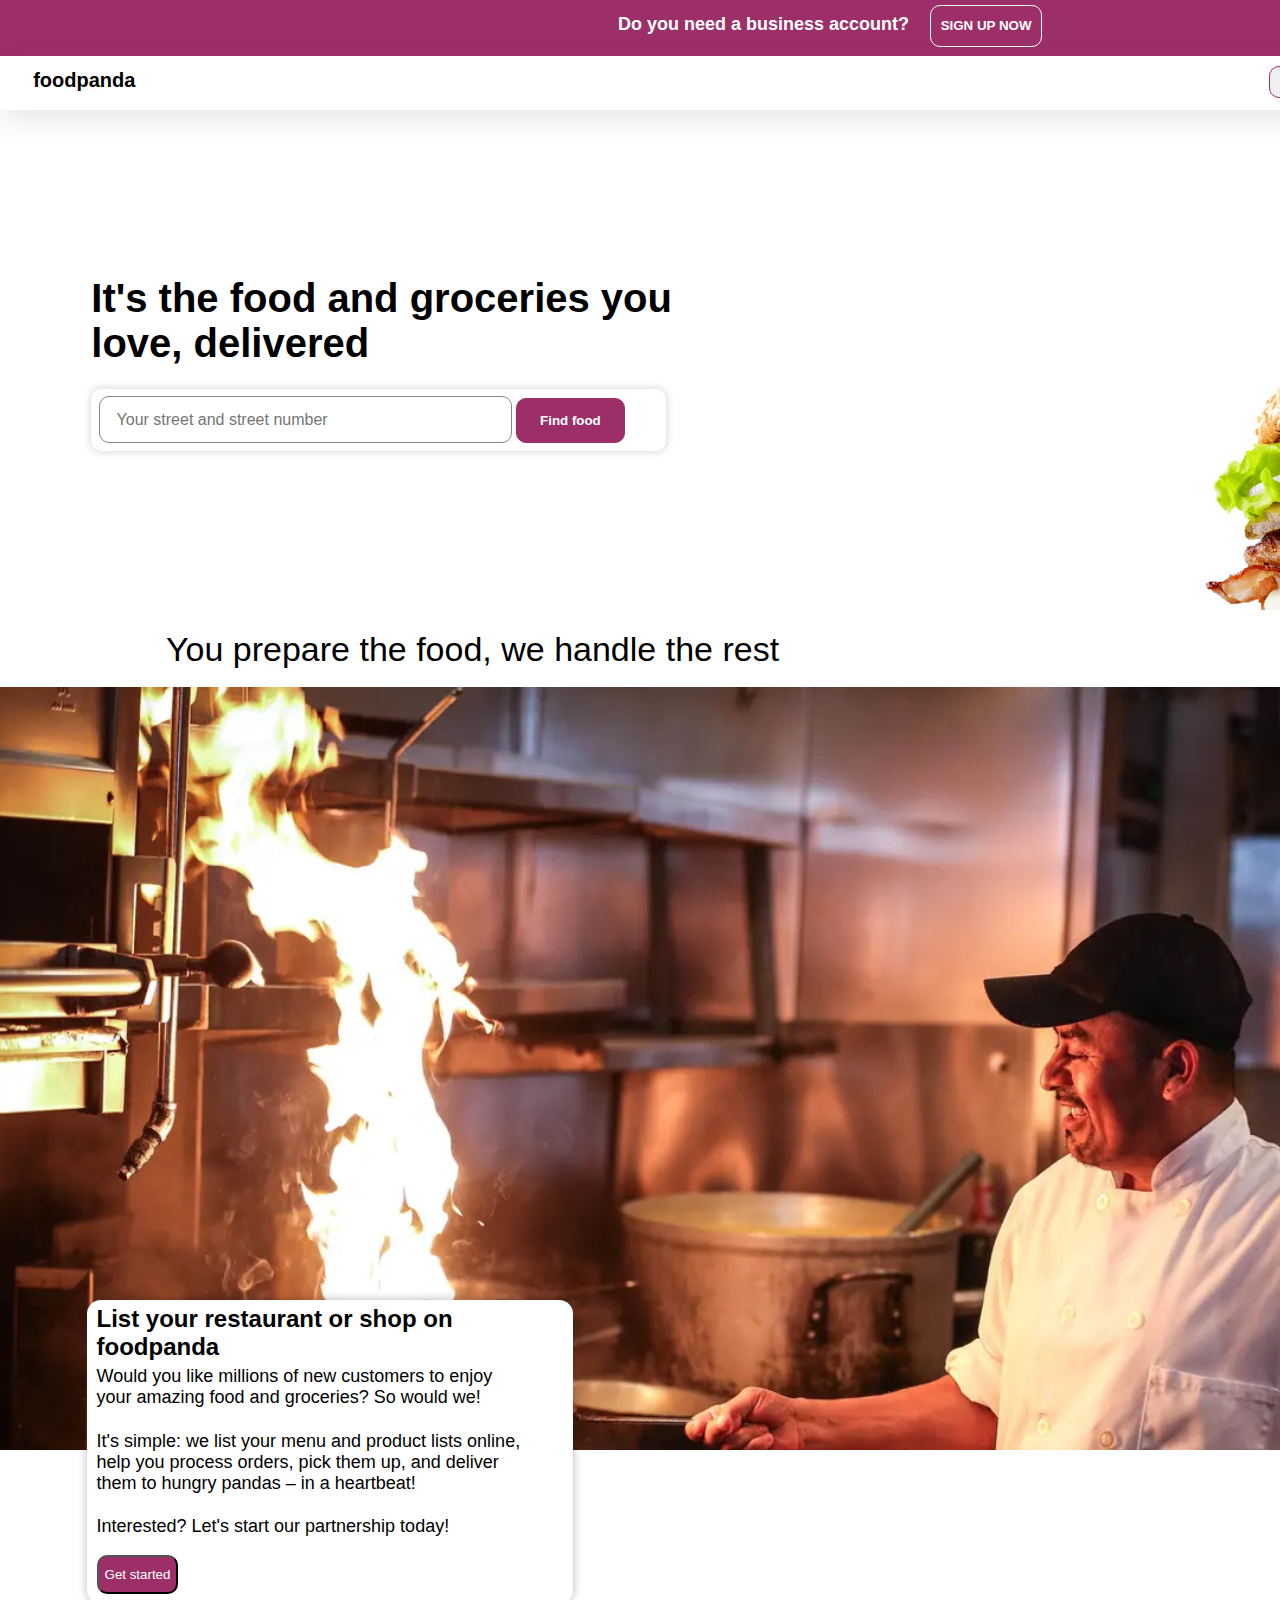
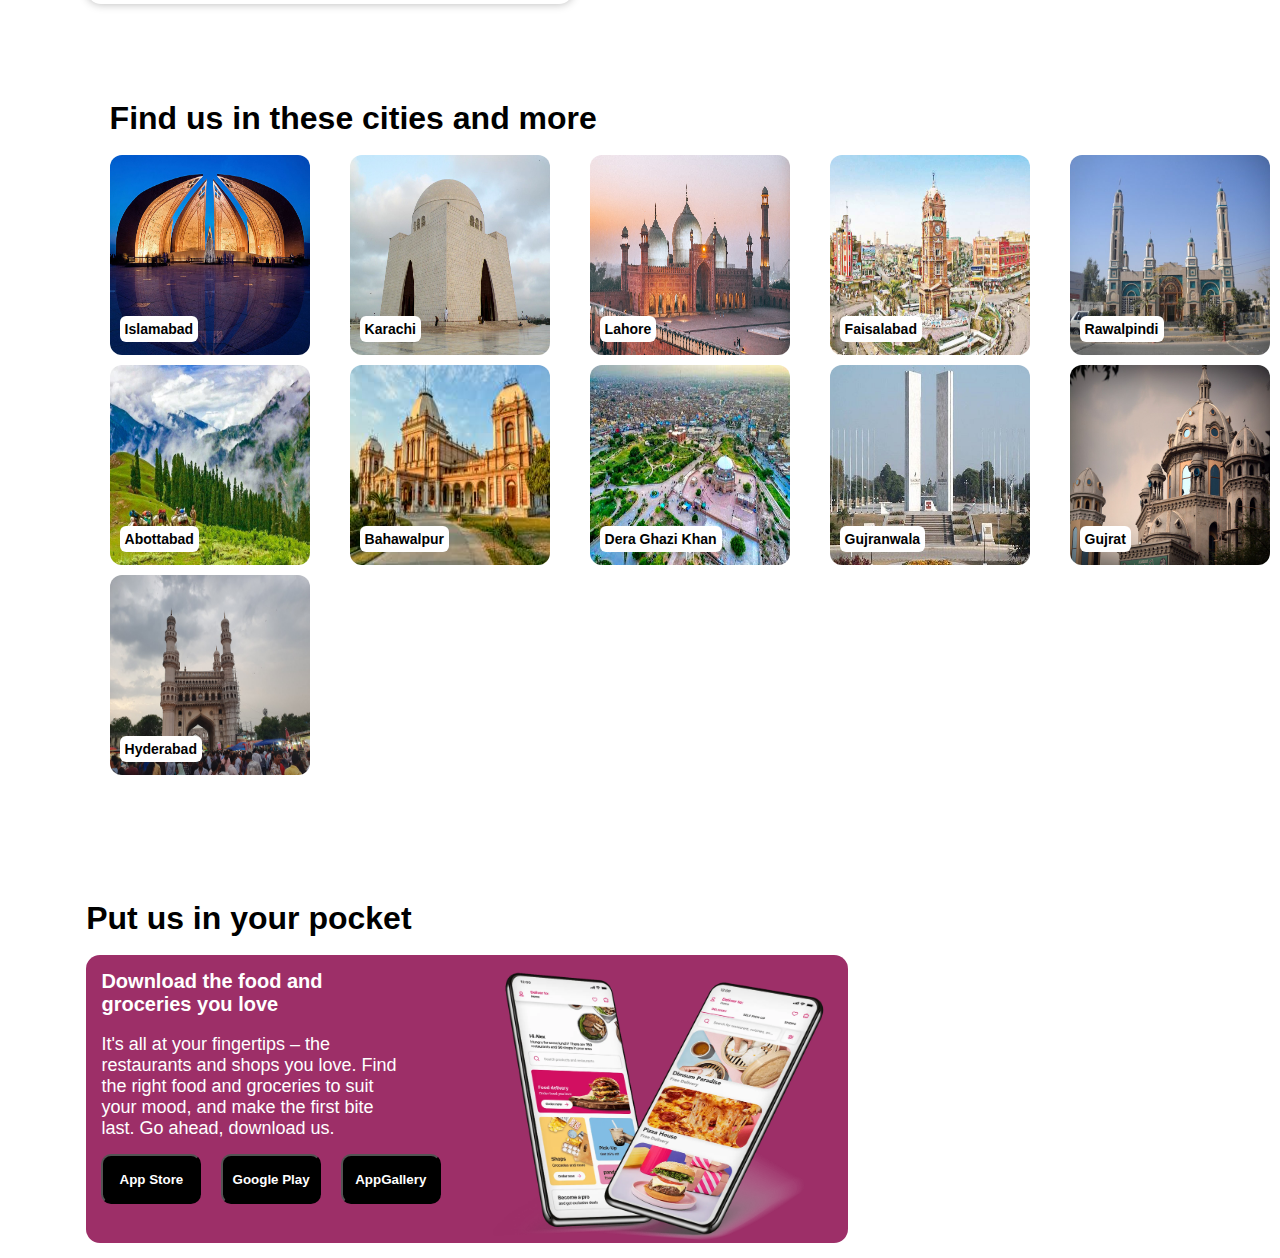
<file: index.html>
<!DOCTYPE html>
<html lang="en">
<head>
    <meta charset="UTF-8">
    <meta name="viewport" content="width=device-width, initial-scale=1.0">
    <title>Foodpanda</title>
    <link rel="stylesheet" href="style.css">
</head>
<body>
    <div class="nav-bar">
        <div class="top-nav">
            <h1 id="top-nav-text">Do you need a business account?</h1>
            <button id="top-nav-button">SIGN UP NOW</button>
        </div>

        <div class="bottom-nav">
            <h1 id="bottom-nav-text">foodpanda</h1>
            <button id="btm-login">LOG IN</button>
            <button id="btm-sign-up">SIGN UP</button>
            <button id="btm-lang">
                <img id="lang-id" src="images/lang.jpeg" alt="Language" />
            </button>
            <button id="btm-shop"><img id="shop-id" src="images/cart.png" alt="Shop" />
        </button>
        </div>
    </div>

    <div class="main-sec-a">
        <div class="sec-a-form-div">
            <h1 id="sec-a-text">It's the food and groceries you love, delivered</h1>
            
            <div class="form">
                <form id="sec-a-form">
                    <input type="text" id="sec-a-input" placeholder="Your street and street number" name="street">
                    <button id="sec-a-button">Find food</button>
                </form>
            </div>
        </div>
        
        <div class="sec-a-img-div">
            <img id="sec-a-img" src="images/big-image.png" alt="Panda Image" height="500"/>
        </div>
    </div>

    <br/> <br/> <br/> <br/> <br/> <br/> <br/> <br/> <br/> 

    <div class="main-sec-b">
        <h1 id="sec-b-text">You prepare the food, we handle the rest</h1>
        <br/> 
        <div class="sec-b-img-div">
            <img id="sec-b-img" src="images/big-image-2.png" alt="A Chef playing with fire, playing with his life" height="500"/>
            <div class="empty-white-box"></div>
            <div class="sec-b-text-box">
                <h1 style="font-size: 24px; margin-left: 2%; padding-top: 1%;">List your restaurant or shop on foodpanda</h1>
                <p id="sec-b-para">Would you like millions of new customers to enjoy your amazing food and groceries? So would we!</p>
                <br/>
                <p id="sec-b-para">It's simple: we list your menu and product lists online, help you process orders, pick them up, and deliver them to hungry pandas – in a heartbeat!</p>
                <br/>
                <p id="sec-b-para">Interested? Let's start our partnership today!
                </p>
                <br/>
                <button id="sec-b-start-btn">Get started</button>
            </div>
        </div>
    </div>

    <div class="main-sec-c">
        <h1 id="sec-c-text">Find us in these cities and more</h1>
        <br/>
        <div class="city-grid">
            <div class="city-container">
                <img id="city-img" src="images/islamabad.jpg" alt="ISL"></img>
                <h1 id="city-text">Islamabad</h1>
            </div>

            <div class="city-container">
                <img id="city-img" src="images/Karachi.jpg" alt="ISL"></img>
                <h1 id="city-text">Karachi</h1>
            </div>
            <div class="city-container">
                <img id="city-img" src="images/LHR.jpg" alt="ISL"></img>
                <h1 id="city-text">Lahore</h1>
            </div>
            <div class="city-container">
                <img id="city-img" src="images/FSL.jpg" alt="ISL"></img>
                <h1 id="city-text">Faisalabad</h1>
            </div>
            <div class="city-container">
                <img id="city-img" src="images/RWL.jpg" alt="ISL"></img>
                <h1 id="city-text">Rawalpindi</h1>
            </div>
            <div class="city-container">
                <img id="city-img" src="images/ABT.jpg" alt="ISL"></img>
                <h1 id="city-text">Abottabad</h1>
            </div>
            <div class="city-container">
                <img id="city-img" src="images/ABT.jpg" alt="ISL"></img>
                <h1 id="city-text">Abottabad</h1>
            </div>
            <div class="city-container">
                <img id="city-img" src="images/BHW.jpg" alt="ISL"></img>
                <h1 id="city-text">Bahawalpur</h1>
            </div>
            <div class="city-container">
                <img id="city-img" src="images/DG.jpg" alt="ISL"></img>
                <h1 id="city-text">Dera Ghazi Khan</h1>
            </div>
            <div class="city-container">
                <img id="city-img" src="images/GJW.jpg" alt="ISL"></img>
                <h1 id="city-text">Gujranwala</h1>
            </div>
            <div class="city-container">
                <img id="city-img" src="images/GJU.JPG" alt="ISL"></img>
                <h1 id="city-text">Gujrat</h1>
            </div>
            <div class="city-container">
                <img id="city-img" src="images/JHL.jpg" alt="ISL"></img>
                <h1 id="city-text">Jhelum</h1>
            </div>
            <div class="city-container">
                <img id="city-img" src="images/HYD.jpg" alt="ISL"></img>
                <h1 id="city-text">Hyderabad</h1>
            </div>
        </div>
    </div>

    <br/> <br/> 

    <div class="main-sec-d">
        <h1 id="sec-d-text">Put us in your pocket</h1>
        <br/>
        <div class="sec-d-purp-box">
            <div class="left-side-purp-d">
                <img id="sec-d-img" src="images/2-phones.png" alt="Phone" height="300"/>
                <h1 id="sec-d-text-2">Download the food and groceries you love</h1>
                <br/> <br/> 
                <p id="sec-d-para">It's all at your fingertips – the restaurants and shops you love. Find the right food and groceries to suit your mood, and make the first bite last. Go ahead, download us.</p>
                <br/>  
                <button id="sec-d-app">App Store</button>
                <button id="sec-d-goog">Google Play</button>
                <button id="sec-d-gall">AppGallery</button>
            </div>
        </div>
    </div>  

</body>
</html>
</file>
<file: style.css>
*{
    margin: 0px;
    font-family: century gothic, sans-serif;
}

.empty-white-box{
    background-color: rgb(255, 255, 255);
    width: 100%;
    height: 540px;
    position: absolute;
    top: 1450px;
}

body{
    min-width: 1660px;
    max-width: 1940px;
    overflow:  auto;
}

.top-nav{
    background-color: rgb(157, 47, 104);
    color: white;
    text-align: center;
    height: 3.5rem;
}

#top-nav-text{
    font-size: 18px;
    font-weight: 800;
    display: inline-block;
    padding-top: 0.9rem;
}

#top-nav-button{
    margin-left: 1%;   
    color: white;
    font-weight: bold;
    background-color: rgb(157, 47, 104);
    border-color: white;
    border: 1px solid white;
    height: 2.6rem;
    width: 7rem;
    border-radius: 10px;
    transition: 0.2s ease-in-out;
}

#top-nav-button:hover{
    background-color: white;
    color: rgb(157, 47, 104);
    transition: 0.2s ease-in-out;
}

.bottom-nav{
    height: 3.4rem;
    box-shadow: 0px 10px 30px rgba(0, 0, 0, 0.093);}

#bottom-nav-text{
    font-size: 20px;
    margin-left: 2%;
    margin-top: 0.2%;
    display: inline-block;
    padding-top: 0.6rem;
}

#btm-lang{
    width: 2.6rem;
    height: 2.5rem;
    margin-left: 1%;
    border: 0px;
    background-color: rgba(255, 255, 255, 0);
    transition: 0.1s ease-in-out;
}

#lang-id{
    width: 100%;
    transform: scale(2.5);
}

#btm-shop{
    width: 1.8rem;
    height: 2.5rem;
    margin-left: 1.5%;
    border: 0px;
    background-color: rgba(255, 255, 255, 0);
    transition: 0.1s ease-in-out;
}

#shop-id{
    width: 100%;
    transform: scale(2.95);
}

#btm-login{
    margin-left: 68%;   
    color: rgb(157, 47, 104);
    font-weight: bold;
    border: 1px solid rgb(157, 47, 104);
    transition: 0.1s ease-in-out;
}

#btm-sign-up, #sec-a-button{
    background-color: rgb(157, 47, 104);
    color: white;
    font-weight: bold;
    border: 1px solid rgb(157, 47, 104);
    transition: 0.1s ease-in-out;
}

#btm-login:hover, #sec-a-button:hover, #btm-sign-up:hover, #btm-shop:hover, #btm-lang:hover{
    transform:scale(1.04);
    transition: 0.1s ease-in-out;
}


#btm-login, #btm-sign-up{
    border-radius: 10px;
    height: 2rem;
    width: 5rem;
}

.main-sec-a{

}

.sec-a-form-div{
    width: 45%;
    display: inline-block;
    margin-top: 10%;
    margin-left: 1%;
}

.form{
    background-color: rgb(255, 255, 255);
    width: 35rem;
    border-radius: 10px;
    box-shadow: 0px 0px 10px rgba(0, 0, 0, 0.185);
    margin-top: 3%;
    margin-left: 10%;
    height: 100%;
    padding: 1%;
}

#sec-a-form{
    
}

#sec-a-input{
    width: 70%;
    height: 2.7rem;
    border-radius: 10px;
    border: 1px solid rgb(134, 134, 134);
    background-color: rgb(255, 255, 255);
    color: rgb(0, 0, 0);
    font-size: 16px;
    padding-left: 3%;
    display: inline-block;
    z-index: 1000 !important;
}

#sec-a-button{
    color: white;
    background-color: rgb(157, 47, 104);
    border: 1px solid rgb(157, 47, 104);
    border-radius: 10px;
    height: 2.8rem;
    width: 6.8rem;
    font-weight: 800;
    transition: 0.1s ease-in-out;
    display: inline-block;
}

#sec-a-text{
    margin-left: 10%;
    font-size: 40px;
    display: inline-block;
    font-weight: 700;
  
}

.sec-a-img-div{
    width:  50%;
    height: 50%;
    display: inline-block;
    float: right;
}

#sec-a-img{
    margin-left: 45%;
}

/* Section B */

#sec-b-text{
    font-size: 34px;
    font-weight: 400;
    margin-top: 1%;
    margin-left: 10%;
}

#sec-b-img{
    width:  100%;
    height: 100%;
    position: relative;
}

.sec-b-text-box{
    background-color: rgb(255, 255, 255);
    width: 38%;
    max-width: 680px;
    min-width: 20%;
    height: 19rem;
    border-radius: 14px;
    margin-left: 6%;
    box-shadow: 0px 0px 10px rgba(0, 0, 0, 0.288);
    position: absolute;
    top: 1300px;
    left: 10px; 
     
}

#sec-b-para{
    font-size: 18px;
    margin-left: 2%;
    margin-right: 10%;
    margin-top: 1%;
}

#sec-b-start-btn{
    margin-left: 2%;
    height: 2.4rem;
    border-radius: 10px;
    color: white;
    background-color: rgb(157, 47, 104);
    transition: 0.1s ease-in-out;
}

#sec-b-start-btn:hover{
    transform: scale(1.04);
    transition: 0.1s ease-in-out;
}

/* Section C */

.main-sec-c{
    position: absolute;
    top: 1700px;
    left: 2%;
}


.city-container{
    width: 200px;
    height: 200px;
    transition: transform 0.3s ease-in-out;
}

.city-container:hover{
    transform: scale(1.04);
    transition: 0.3s ease-in-out;
}

#city-img{
    position: absolute;
    width: 200px;
    height: 200px;
    border-radius: 6%;
}



#city-text{
    background-color: rgb(255, 255, 255);
    border-radius: 6px;
    font-size: 14px;
    padding: 2.5%;
    position: relative;
    font-weight: 600;
    text-align: left;
    top: 165px;
    left: 10px;
    display: inline;
}

#sec-c-text, #sec-d-text{
    margin-left: 6%;
}
.city-grid{
    display: grid;
    grid-template-columns: auto auto auto auto auto auto;
    grid-gap: 10px;
    column-gap: 40px;
    margin-left: 6%;
}

/* Section D */

.main-sec-d{
    position: absolute;
    top: 2500px;
    left: 10px;
}

.sec-d-purp-box{
    margin-left: 6%;
    background-color: rgb(157, 47, 104);
    width: 60%;
    height: 18rem;
    border-radius: 14px;
}

#sec-d-text-2{
    font-size: 20px;
    color: white;
    margin-left: 2%;
    padding-top: 2%;
    width: 40%;
    display: inline-block;
}

#sec-d-para{
    width: 40%;
    margin-left: 2%;
    font-size: 18px;
    color: white;
    display: inline-block;
}

#sec-d-img{
    width: 50%;
    height: 50%;
    float: right;;
}

#sec-d-app{
    margin-left: 2%;
    margin-top: 2%;
}
#sec-d-goog{
    margin-left: 2%;
}
#sec-d-gall{
    margin-left: 2%;
}

#sec-d-app,#sec-d-goog, #sec-d-gall{
    width: 100px;
    height: 50px;
    background-color: black;
    color: white;
    font-weight: bold;
    transition: 0.1s ease-in-out;
    border-radius: 10px;
} 

#sec-d-app:hover ,#sec-d-goog:hover, #sec-d-gall:hover{
    transform: scale(1.04);
    transition: 0.1s ease-in-out;
}
</file>
